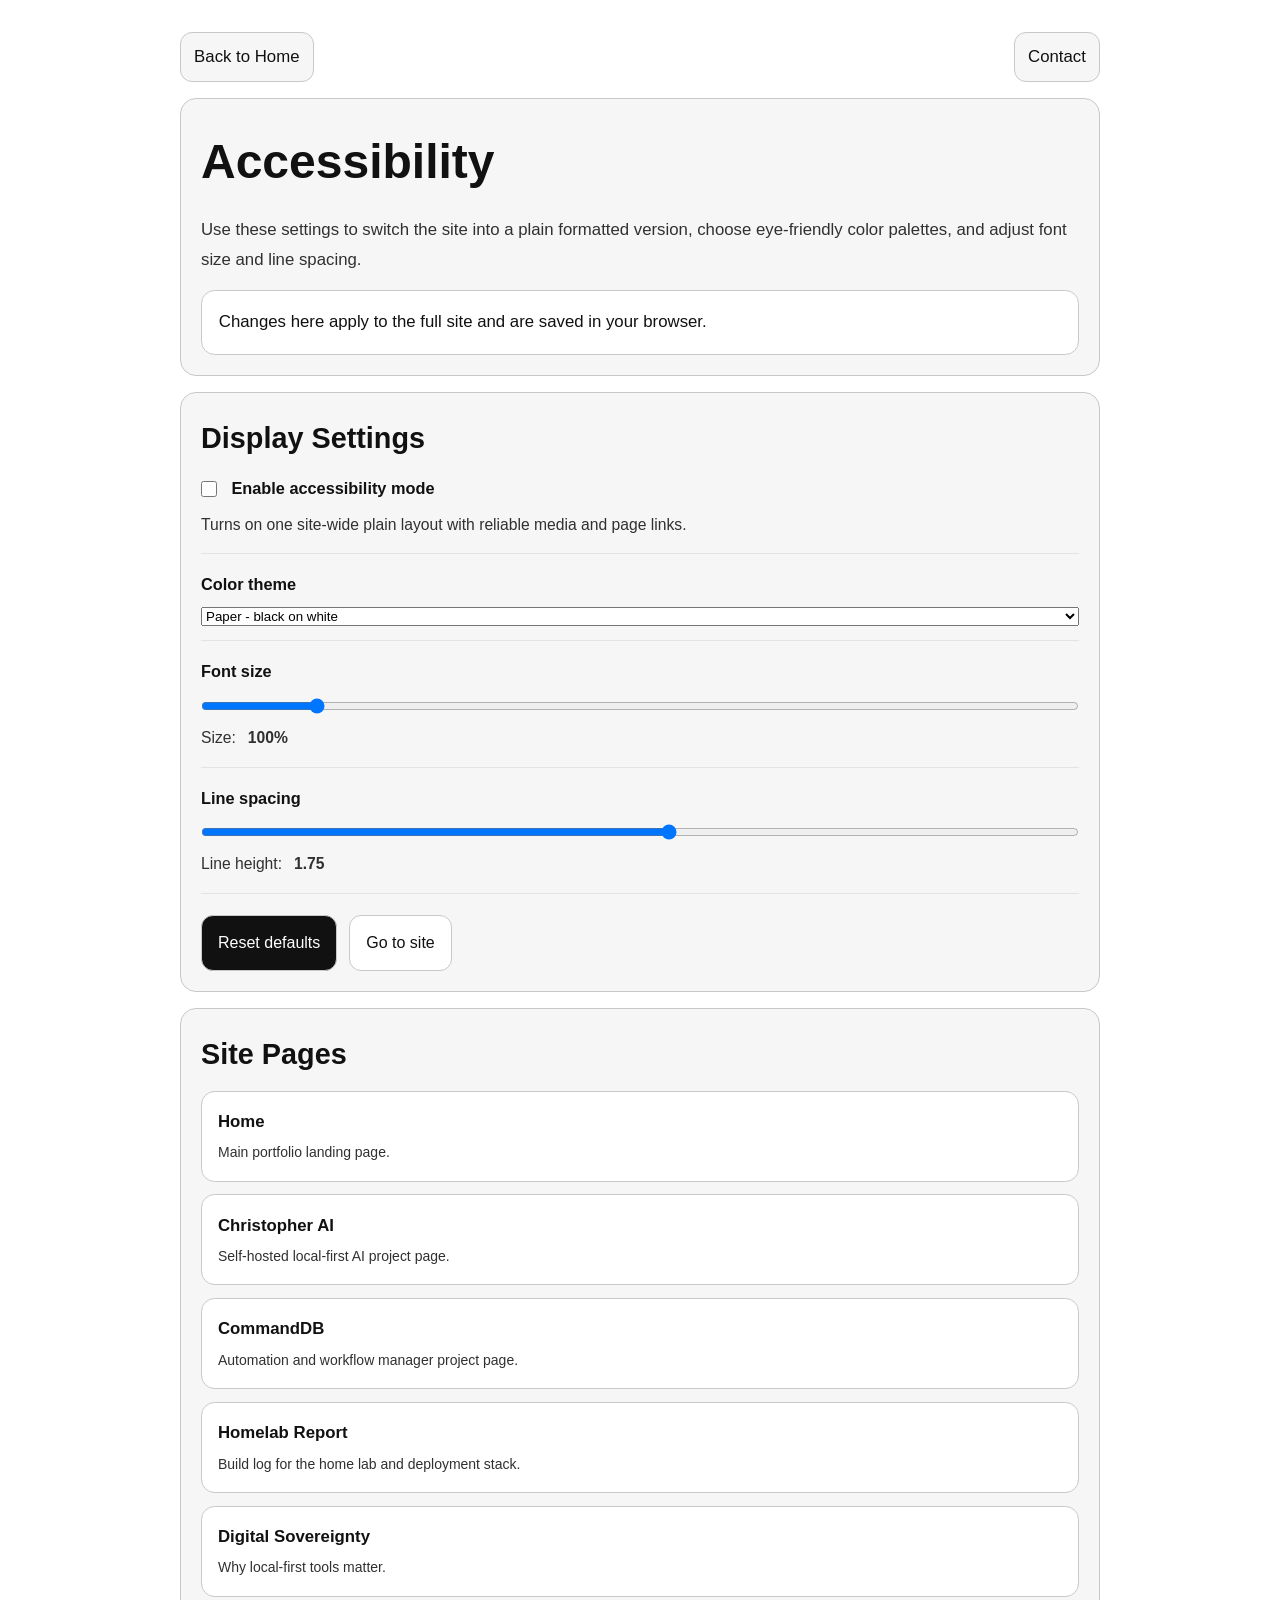
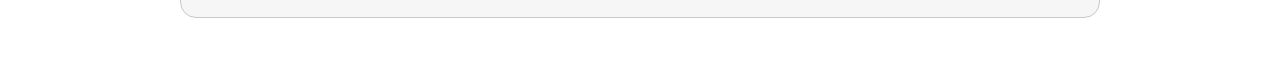
<file: accessibility.html>
<!DOCTYPE html>
<html lang="en">
<head>
    <meta charset="UTF-8">
    <meta name="viewport" content="width=device-width, initial-scale=1.0">
    <title>Accessibility | Hexoden.dev</title>
    <meta name="description" content="Accessibility settings for the Hexoden portfolio, including plain formatting, color themes, and text sizing controls.">
    <link rel="icon" href="favicon.ico" type="image/x-icon">
    <script src="accessibility.js"></script>
    <style>
        :root {
            --bg: #ffffff;
            --surface: #f6f6f6;
            --surface-2: #efefef;
            --line: #c8c8c8;
            --text: #111111;
            --muted: #303030;
            --cyan: #0b5cab;
            --amber: #8a5a00;
            --magenta: #7a004f;
            --shadow: none;
        }

        * {
            box-sizing: border-box;
            margin: 0;
            padding: 0;
        }

        html {
            background: var(--bg);
            min-height: 100%;
        }

        body {
            font-family: Arial, Helvetica, sans-serif;
            background: var(--bg);
            color: var(--text);
            min-height: 100vh;
            line-height: 1.8;
            font-size: 1.05rem;
        }

        a {
            color: var(--cyan);
        }

        .wrap {
            width: min(920px, 92vw);
            margin: 0 auto;
            padding: 2rem 0 3rem;
        }

        .topbar {
            display: flex;
            justify-content: space-between;
            align-items: center;
            gap: 1rem;
            margin-bottom: 1rem;
            flex-wrap: wrap;
        }

        .back-link {
            display: inline-flex;
            align-items: center;
            gap: 0.4rem;
            padding: 0.55rem 0.82rem;
            border: 1px solid var(--line);
            border-radius: 0.75rem;
            background: var(--surface);
            color: var(--text);
            text-decoration: none;
        }

        .hero,
        .panel {
            background: var(--surface);
            border: 1px solid var(--line);
            border-radius: 1rem;
            padding: 1.25rem;
            margin-bottom: 1rem;
        }

        h1,
        h2,
        h3 {
            font-family: Arial, Helvetica, sans-serif;
            letter-spacing: normal;
            text-transform: none;
            margin-bottom: 0.6rem;
        }

        h1 {
            font-size: clamp(2rem, 4.4vw, 3rem);
        }

        h2 {
            font-size: clamp(1.3rem, 3vw, 1.8rem);
        }

        p {
            margin-bottom: 0.95rem;
            color: var(--muted);
        }

        .note {
            border: 1px solid var(--line);
            background: #fff;
            border-radius: 0.85rem;
            padding: 1rem 1.05rem;
            margin-top: 0.9rem;
        }

        .controls {
            display: grid;
            gap: 1rem;
        }

        .control-row {
            display: grid;
            grid-template-columns: 1fr;
            gap: 0.45rem;
            align-items: start;
            padding-bottom: 0.9rem;
            border-bottom: 1px solid rgba(0, 0, 0, 0.08);
        }

        label {
            font-weight: 700;
            font-size: 1.02rem;
        }

        input[type="range"],
        select {
            width: 100%;
        }

        input[type="checkbox"] {
            width: 1rem;
            height: 1rem;
            margin-right: 0.45rem;
        }

        .toggle-line {
            display: flex;
            align-items: center;
            gap: 0.45rem;
            flex-wrap: wrap;
        }

        .values {
            display: flex;
            gap: 0.75rem;
            flex-wrap: wrap;
            color: var(--muted);
            font-size: 0.98rem;
        }

        .page-links {
            display: grid;
            grid-template-columns: 1fr;
            gap: 0.8rem;
            list-style: none;
            padding: 0;
        }

        .page-links li {
            border: 1px solid var(--line);
            border-radius: 0.85rem;
            padding: 0.95rem 1rem;
            background: #fff;
        }

        .page-links a {
            display: block;
            font-weight: 700;
            text-decoration: none;
            color: var(--text);
        }

        .page-links small {
            display: block;
            margin-top: 0.2rem;
            color: var(--muted);
        }

        .actions {
            display: flex;
            gap: 0.75rem;
            flex-wrap: wrap;
            margin-top: 0.3rem;
        }

        .button {
            display: inline-flex;
            align-items: center;
            gap: 0.4rem;
            padding: 0.8rem 1rem;
            border-radius: 0.75rem;
            border: 1px solid var(--line);
            background: #fff;
            color: var(--text);
            text-decoration: none;
            cursor: pointer;
            font: inherit;
            font-size: 1rem;
        }

        .button.primary {
            background: var(--text);
            color: var(--bg);
        }

        @media (max-width: 760px) {
            .page-links {
                grid-template-columns: 1fr;
            }
        }
    </style>
</head>
<body data-accessibility-page="settings">
    <main class="wrap">
        <div class="topbar">
            <a class="back-link" href="index.html">Back to Home</a>
            <a class="back-link" href="index.html#contact">Contact</a>
        </div>

        <section class="hero">
            <h1>Accessibility</h1>
            <p>Use these settings to switch the site into a plain formatted version, choose eye-friendly color palettes, and adjust font size and line spacing.</p>
            <div class="note">Changes here apply to the full site and are saved in your browser.</div>
        </section>

        <section class="panel">
            <h2>Display Settings</h2>
            <div class="controls">
                <div class="control-row">
                    <label class="toggle-line" for="accessibility-enabled">
                        <input id="accessibility-enabled" type="checkbox">
                        Enable accessibility mode
                    </label>
                    <div class="values">Turns on one site-wide plain layout with reliable media and page links.</div>
                </div>

                <div class="control-row">
                    <label for="accessibility-theme">Color theme</label>
                    <select id="accessibility-theme">
                        <option value="paper">Paper - black on white</option>
                        <option value="sepia">Sepia - softer contrast</option>
                        <option value="contrast">High contrast - white on black</option>
                        <option value="dusk">Night - softer dark palette</option>
                    </select>
                </div>

                <div class="control-row">
                    <label for="accessibility-font-size">Font size</label>
                    <div>
                        <input id="accessibility-font-size" type="range" min="0.9" max="1.7" step="0.05" value="1">
                        <div class="values"><span>Size:</span> <strong id="accessibility-font-size-value">100%</strong></div>
                    </div>
                </div>

                <div class="control-row">
                    <label for="accessibility-line-height">Line spacing</label>
                    <div>
                        <input id="accessibility-line-height" type="range" min="1.35" max="2.1" step="0.05" value="1.75">
                        <div class="values"><span>Line height:</span> <strong id="accessibility-line-height-value">1.75</strong></div>
                    </div>
                </div>

                <div class="actions">
                    <button class="button primary" id="accessibility-reset" type="button">Reset defaults</button>
                    <a class="button" href="index.html">Go to site</a>
                </div>
            </div>
        </section>

        <section class="panel">
            <h2>Site Pages</h2>
            <ul class="page-links">
                <li>
                    <a href="index.html">Home</a>
                    <small>Main portfolio landing page.</small>
                </li>
                <li>
                    <a href="christopher-ai-project.html">Christopher AI</a>
                    <small>Self-hosted local-first AI project page.</small>
                </li>
                <li>
                    <a href="commanddb-project.html">CommandDB</a>
                    <small>Automation and workflow manager project page.</small>
                </li>
                <li>
                    <a href="homelab-report.html">Homelab Report</a>
                    <small>Build log for the home lab and deployment stack.</small>
                </li>
                <li>
                    <a href="digital-sovereignty-report.html">Digital Sovereignty</a>
                    <small>Why local-first tools matter.</small>
                </li>
            </ul>
        </section>
    </main>

    <script>
        if ("serviceWorker" in navigator) {
            window.addEventListener("load", () => {
                navigator.serviceWorker.register("./sw.js").catch(() => {});
            });
        }
    </script>
</body>
</html>
</file>
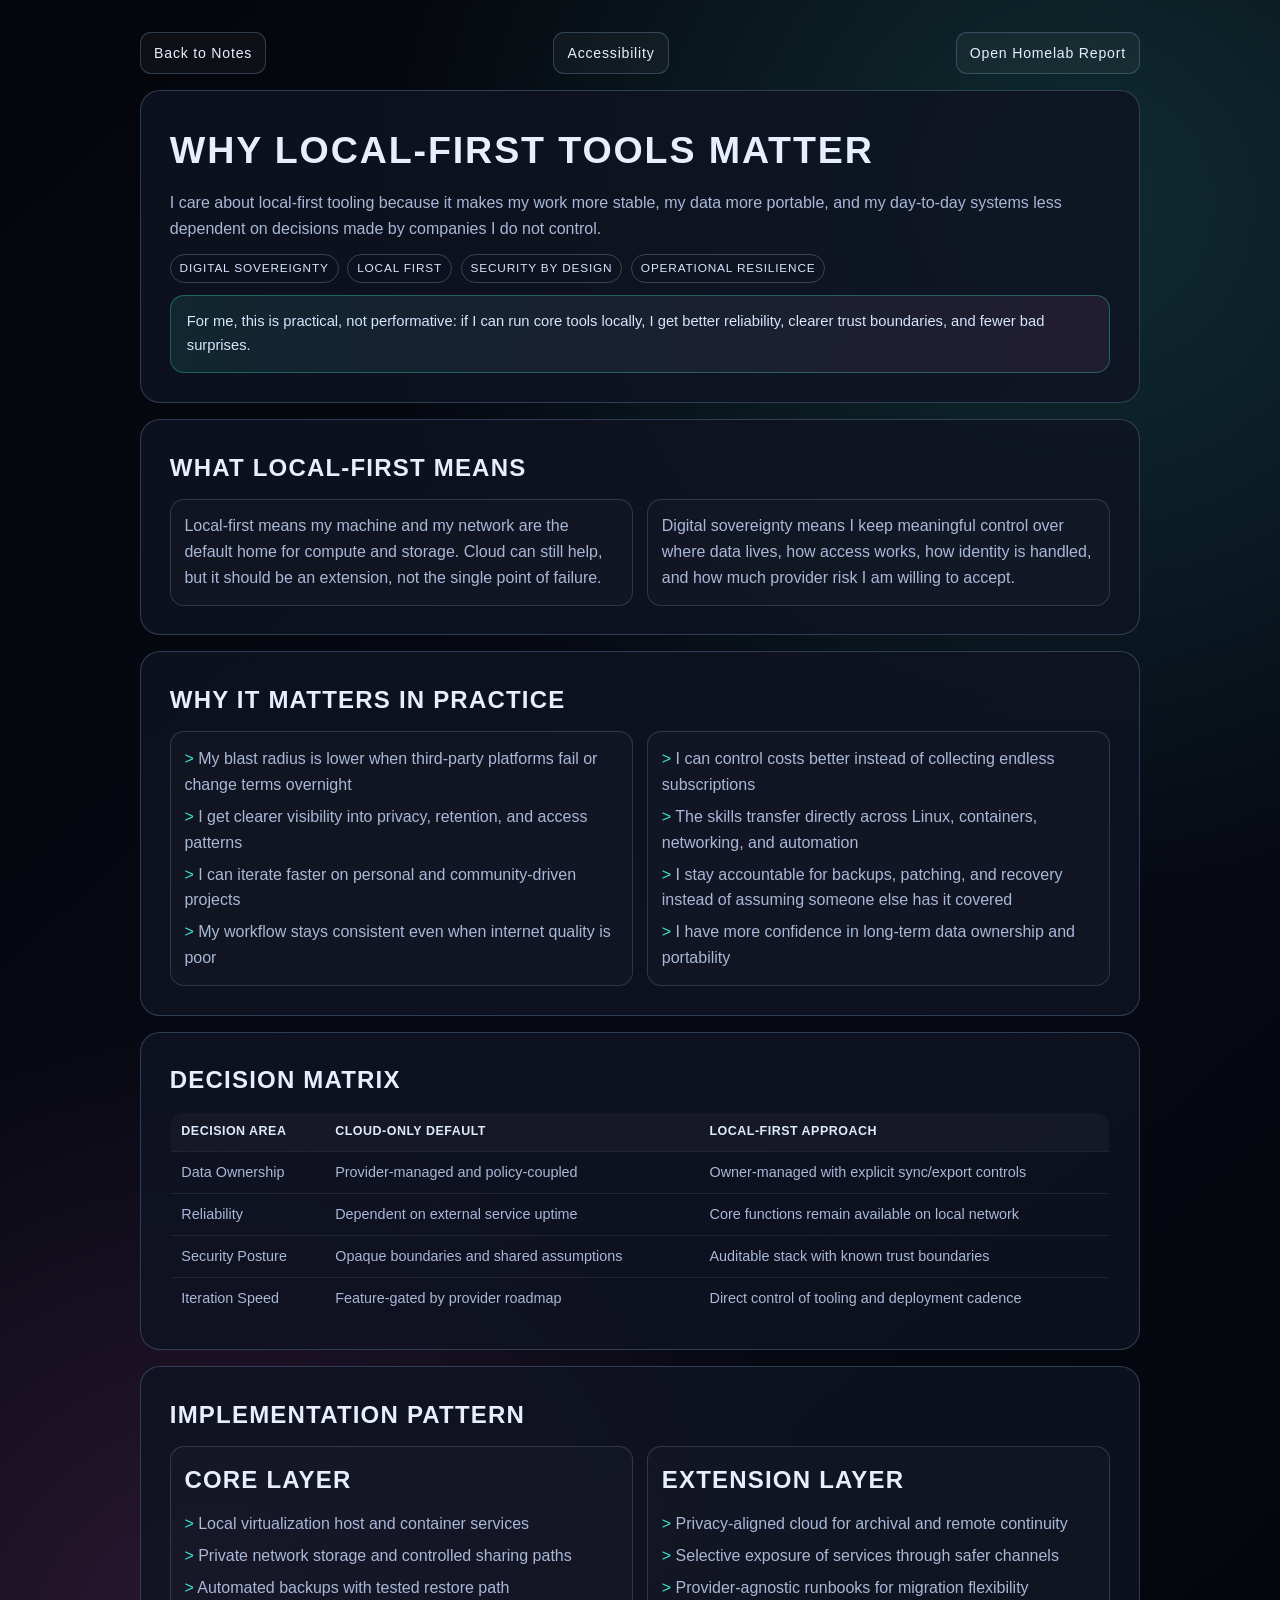
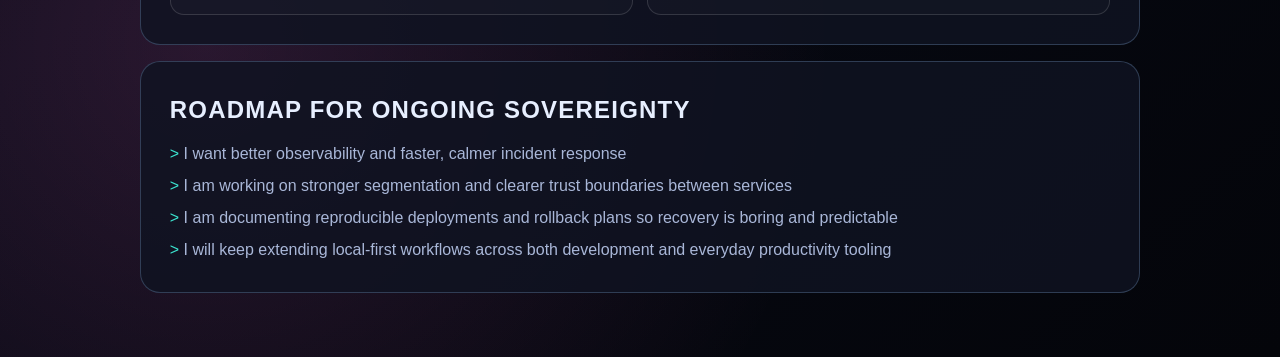
<file: digital-sovereignty-report.html>
<!DOCTYPE html>
<html lang="en">
<head>
    <meta charset="UTF-8">
    <meta name="viewport" content="width=device-width, initial-scale=1.0">
    <title>Why Local-First Tools Matter | Digital Sovereignty</title>
    <meta name="description" content="Report on why local-first tools matter and how digital sovereignty guides practical system decisions.">
    <link rel="icon" href="favicon.ico" type="image/x-icon">
    <script src="accessibility.js"></script>
    <style>
        :root {
            --bg: #05060c;
            --surface: rgba(16, 20, 34, 0.84);
            --line: rgba(152, 201, 255, 0.24);
            --text: #e7efff;
            --muted: #a9b7d8;
            --cyan: #3be3cf;
            --magenta: #ff6ad5;
        }

        * { box-sizing: border-box; margin: 0; padding: 0; }

        html {
            min-height: 100%;
            background: #05060c;
            overscroll-behavior-y: none;
        }

        body {
            font-family: "Sora", "Segoe UI", sans-serif;
            color: var(--text);
            background:
                radial-gradient(circle at 84% 10%, rgba(59, 227, 207, 0.16), transparent 34%),
                radial-gradient(circle at 16% 84%, rgba(255, 106, 213, 0.14), transparent 32%),
                linear-gradient(138deg, #05060c 0%, #070a15 54%, #04050a 100%);
            min-height: 100vh;
            line-height: 1.62;
            overflow-x: hidden;
            overscroll-behavior-y: none;
        }

        .wrap {
            width: min(1000px, 92vw);
            margin: 0 auto;
            padding: 2rem 0 3rem;
        }

        .topbar {
            display: flex;
            justify-content: space-between;
            align-items: center;
            gap: 1rem;
            margin-bottom: 1rem;
            font-family: "Chakra Petch", sans-serif;
            letter-spacing: 0.05em;
        }

        .back-link,
        .peer-link {
            display: inline-flex;
            align-items: center;
            gap: 0.4rem;
            padding: 0.55rem 0.82rem;
            border-radius: 11px;
            border: 1px solid var(--line);
            background: rgba(255, 255, 255, 0.04);
            color: #e8f0ff;
            text-decoration: none;
            font-size: 0.88rem;
        }

        .hero,
        .panel {
            background: var(--surface);
            border: 1px solid var(--line);
            border-radius: 20px;
            padding: clamp(1.1rem, 3.4vw, 1.8rem);
            margin-bottom: 1rem;
        }

        h1, h2 {
            font-family: "Chakra Petch", sans-serif;
            letter-spacing: 0.05em;
            text-transform: uppercase;
        }

        h1 {
            font-size: clamp(1.48rem, 4.1vw, 2.35rem);
            margin-bottom: 0.55rem;
        }

        h2 {
            font-size: clamp(1.02rem, 2.8vw, 1.5rem);
            margin-bottom: 0.7rem;
        }

        p,
        li,
        td,
        th {
            color: var(--muted);
        }

        .grid-two {
            display: grid;
            grid-template-columns: repeat(2, minmax(240px, 1fr));
            gap: 0.9rem;
        }

        .subpanel {
            border: 1px solid rgba(255, 255, 255, 0.14);
            border-radius: 14px;
            padding: 0.85rem;
            background: rgba(255, 255, 255, 0.02);
        }

        ul {
            list-style: none;
            display: grid;
            gap: 0.38rem;
        }

        li::before {
            content: "> ";
            color: var(--cyan);
        }

        table {
            width: 100%;
            border-collapse: collapse;
            border-radius: 14px;
            overflow: hidden;
            border: 1px solid rgba(255, 255, 255, 0.12);
        }

        th,
        td {
            text-align: left;
            padding: 0.56rem 0.66rem;
            border-bottom: 1px solid rgba(255, 255, 255, 0.08);
            font-size: 0.9rem;
        }

        th {
            color: #deebff;
            font-family: "Chakra Petch", sans-serif;
            letter-spacing: 0.04em;
            text-transform: uppercase;
            font-size: 0.78rem;
            background: rgba(255, 255, 255, 0.03);
        }

        .meta {
            display: flex;
            flex-wrap: wrap;
            gap: 0.55rem;
            margin-top: 0.8rem;
        }

        .chip {
            border: 1px solid rgba(255, 255, 255, 0.2);
            border-radius: 999px;
            padding: 0.24rem 0.55rem;
            font-size: 0.74rem;
            letter-spacing: 0.07em;
            text-transform: uppercase;
            color: #d8e4ff;
        }

        .note {
            padding: 0.9rem 1rem;
            border-radius: 14px;
            border: 1px solid rgba(59, 227, 207, 0.32);
            background: linear-gradient(90deg, rgba(59, 227, 207, 0.1), rgba(255, 106, 213, 0.08));
            margin-top: 0.7rem;
            color: #d7e5ff;
            font-size: 0.92rem;
        }

        @media (max-width: 820px) {
            .grid-two {
                grid-template-columns: 1fr;
            }

            .topbar {
                flex-direction: column;
                align-items: flex-start;
            }
        }
    </style>
</head>
<body>
    <main class="wrap">
        <div class="topbar">
            <a class="back-link" href="index.html#notes">Back to Notes</a>
            <a class="peer-link" href="accessibility.html">Accessibility</a>
            <a class="peer-link" href="homelab-report.html">Open Homelab Report</a>
        </div>

        <section class="hero">
            <h1>Why Local-First Tools Matter</h1>
            <p>I care about local-first tooling because it makes my work more stable, my data more portable, and my day-to-day systems less dependent on decisions made by companies I do not control.</p>
            <div class="meta">
                <span class="chip">Digital Sovereignty</span>
                <span class="chip">Local First</span>
                <span class="chip">Security by Design</span>
                <span class="chip">Operational Resilience</span>
            </div>
            <p class="note">For me, this is practical, not performative: if I can run core tools locally, I get better reliability, clearer trust boundaries, and fewer bad surprises.</p>
        </section>

        <section class="panel">
            <h2>What Local-First Means</h2>
            <div class="grid-two">
                <div class="subpanel">
                    <p>Local-first means my machine and my network are the default home for compute and storage. Cloud can still help, but it should be an extension, not the single point of failure.</p>
                </div>
                <div class="subpanel">
                    <p>Digital sovereignty means I keep meaningful control over where data lives, how access works, how identity is handled, and how much provider risk I am willing to accept.</p>
                </div>
            </div>
        </section>

        <section class="panel">
            <h2>Why It Matters in Practice</h2>
            <div class="grid-two">
                <article class="subpanel">
                    <ul>
                        <li>My blast radius is lower when third-party platforms fail or change terms overnight</li>
                        <li>I get clearer visibility into privacy, retention, and access patterns</li>
                        <li>I can iterate faster on personal and community-driven projects</li>
                        <li>My workflow stays consistent even when internet quality is poor</li>
                    </ul>
                </article>
                <article class="subpanel">
                    <ul>
                        <li>I can control costs better instead of collecting endless subscriptions</li>
                        <li>The skills transfer directly across Linux, containers, networking, and automation</li>
                        <li>I stay accountable for backups, patching, and recovery instead of assuming someone else has it covered</li>
                        <li>I have more confidence in long-term data ownership and portability</li>
                    </ul>
                </article>
            </div>
        </section>

        <section class="panel">
            <h2>Decision Matrix</h2>
            <table>
                <thead>
                    <tr>
                        <th>Decision Area</th>
                        <th>Cloud-Only Default</th>
                        <th>Local-First Approach</th>
                    </tr>
                </thead>
                <tbody>
                    <tr>
                        <td>Data Ownership</td>
                        <td>Provider-managed and policy-coupled</td>
                        <td>Owner-managed with explicit sync/export controls</td>
                    </tr>
                    <tr>
                        <td>Reliability</td>
                        <td>Dependent on external service uptime</td>
                        <td>Core functions remain available on local network</td>
                    </tr>
                    <tr>
                        <td>Security Posture</td>
                        <td>Opaque boundaries and shared assumptions</td>
                        <td>Auditable stack with known trust boundaries</td>
                    </tr>
                    <tr>
                        <td>Iteration Speed</td>
                        <td>Feature-gated by provider roadmap</td>
                        <td>Direct control of tooling and deployment cadence</td>
                    </tr>
                </tbody>
            </table>
        </section>

        <section class="panel">
            <h2>Implementation Pattern</h2>
            <div class="grid-two">
                <article class="subpanel">
                    <h2>Core Layer</h2>
                    <ul>
                        <li>Local virtualization host and container services</li>
                        <li>Private network storage and controlled sharing paths</li>
                        <li>Automated backups with tested restore path</li>
                    </ul>
                </article>
                <article class="subpanel">
                    <h2>Extension Layer</h2>
                    <ul>
                        <li>Privacy-aligned cloud for archival and remote continuity</li>
                        <li>Selective exposure of services through safer channels</li>
                        <li>Provider-agnostic runbooks for migration flexibility</li>
                    </ul>
                </article>
            </div>
        </section>

        <section class="panel">
            <h2>Roadmap for Ongoing Sovereignty</h2>
            <ul>
                <li>I want better observability and faster, calmer incident response</li>
                <li>I am working on stronger segmentation and clearer trust boundaries between services</li>
                <li>I am documenting reproducible deployments and rollback plans so recovery is boring and predictable</li>
                <li>I will keep extending local-first workflows across both development and everyday productivity tooling</li>
            </ul>
        </section>
    </main>

    <script>
        if ("serviceWorker" in navigator) {
            window.addEventListener("load", () => {
                navigator.serviceWorker.register("./sw.js").catch(() => {});
            });
        }
    </script>
</body>
</html>
</file>
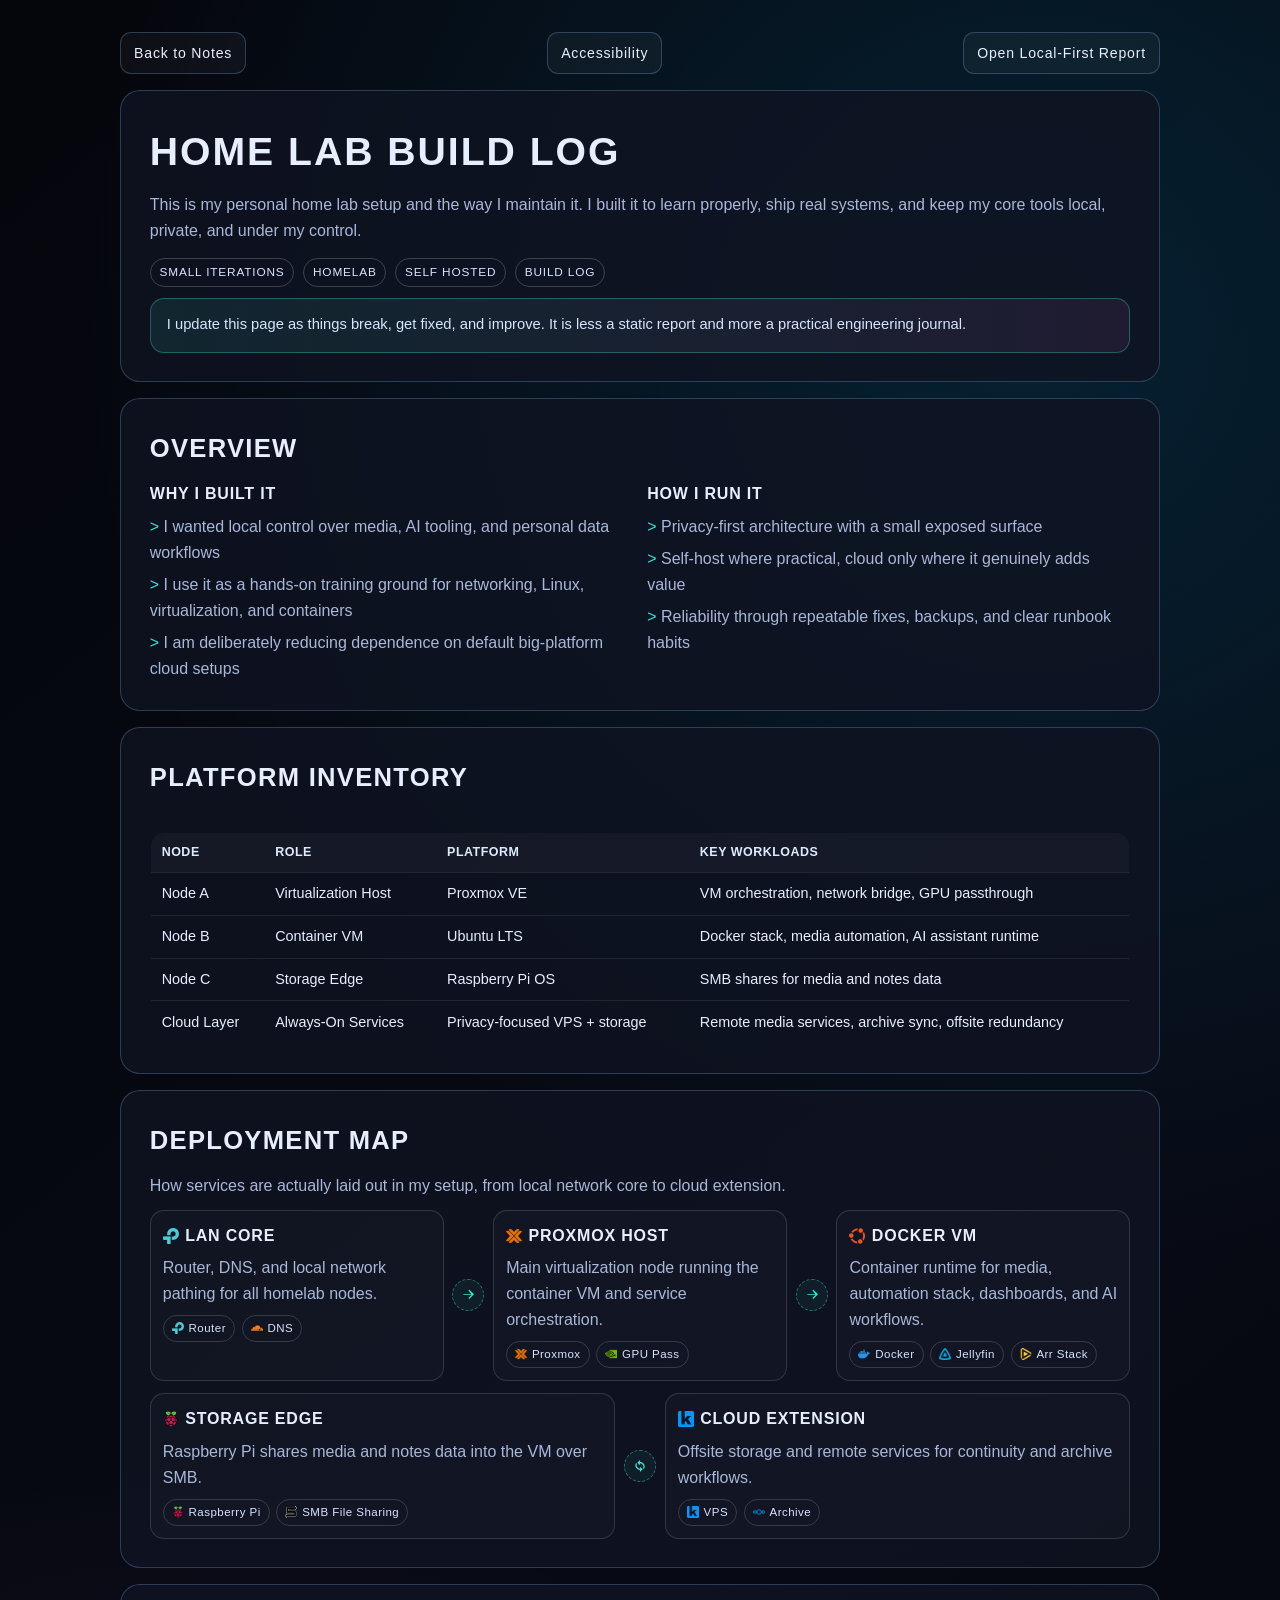
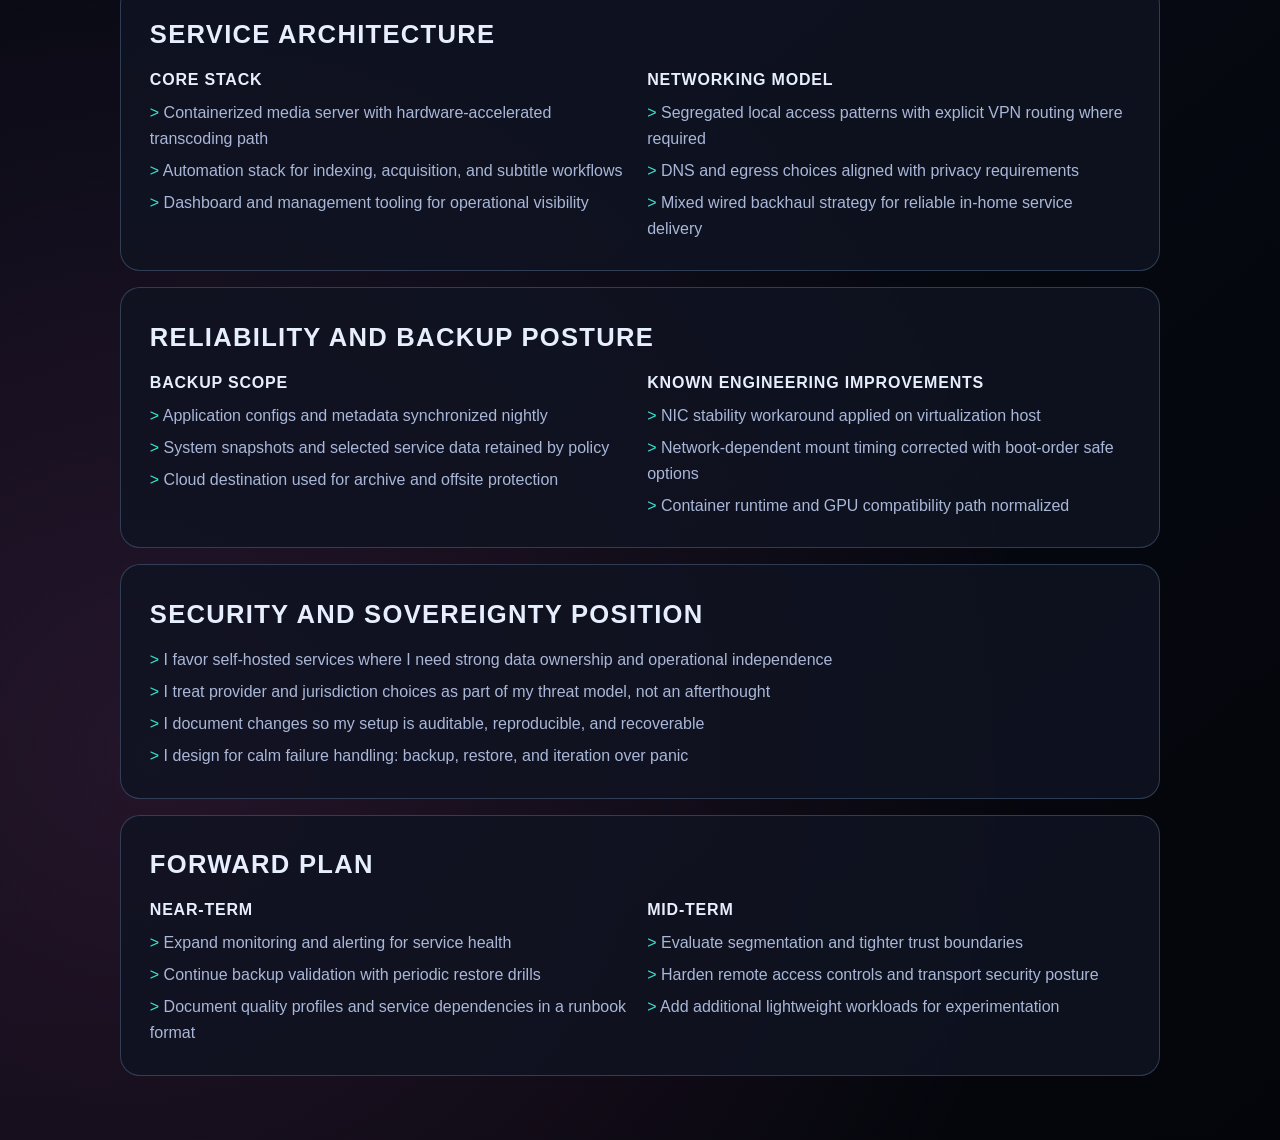
<file: homelab-report.html>
<!DOCTYPE html>
<html lang="en">
<head>
    <meta charset="UTF-8">
    <meta name="viewport" content="width=device-width, initial-scale=1.0">
    <title>Home Lab Build Log | Small Iterations, Shipped Often</title>
    <meta name="description" content="Personal home lab build log covering stack choices, reliability, security, and what I am iterating on next.">
    <link rel="icon" href="favicon.ico" type="image/x-icon">
    <script src="accessibility.js"></script>
    <style>
        :root {
            --bg: #05060c;
            --surface: rgba(16, 20, 34, 0.84);
            --line: rgba(152, 201, 255, 0.24);
            --text: #e7efff;
            --muted: #a9b7d8;
            --cyan: #3be3cf;
            --magenta: #ff6ad5;
        }

        * { box-sizing: border-box; margin: 0; padding: 0; }

        html {
            min-height: 100%;
            background: #05060c;
            overscroll-behavior-y: none;
        }

        body {
            font-family: "Sora", "Segoe UI", sans-serif;
            color: var(--text);
            background:
                radial-gradient(circle at 80% 12%, rgba(0, 183, 255, 0.14), transparent 36%),
                radial-gradient(circle at 12% 86%, rgba(255, 106, 213, 0.12), transparent 34%),
                linear-gradient(140deg, #05060c 0%, #070a14 56%, #04050a 100%);
            min-height: 100vh;
            line-height: 1.62;
            overflow-x: hidden;
            overscroll-behavior-y: none;
        }

        .wrap {
            width: min(1040px, 92vw);
            margin: 0 auto;
            padding: 2rem 0 3rem;
        }

        .topbar {
            display: flex;
            justify-content: space-between;
            align-items: center;
            gap: 1rem;
            margin-bottom: 1rem;
            font-family: "Chakra Petch", sans-serif;
            letter-spacing: 0.05em;
        }

        .back-link,
        .peer-link {
            display: inline-flex;
            align-items: center;
            gap: 0.4rem;
            padding: 0.55rem 0.82rem;
            border-radius: 11px;
            border: 1px solid var(--line);
            background: rgba(255, 255, 255, 0.04);
            color: #e8f0ff;
            text-decoration: none;
            font-size: 0.88rem;
        }

        .hero,
        .panel {
            background: var(--surface);
            border: 1px solid var(--line);
            border-radius: 20px;
            padding: clamp(1.1rem, 3.4vw, 1.8rem);
            margin-bottom: 1rem;
        }

        h1, h2, h3 {
            font-family: "Chakra Petch", sans-serif;
            letter-spacing: 0.05em;
            text-transform: uppercase;
        }

        h1 {
            font-size: clamp(1.5rem, 4.2vw, 2.45rem);
            margin-bottom: 0.55rem;
        }

        h2 {
            font-size: clamp(1.05rem, 2.9vw, 1.6rem);
            margin-bottom: 0.7rem;
        }

        h3 {
            font-size: 1rem;
            margin-bottom: 0.45rem;
        }

        p, li {
            color: var(--muted);
        }

        .meta {
            display: flex;
            flex-wrap: wrap;
            gap: 0.55rem;
            margin-top: 0.85rem;
        }

        .chip {
            border: 1px solid rgba(255, 255, 255, 0.2);
            border-radius: 999px;
            padding: 0.24rem 0.55rem;
            font-size: 0.74rem;
            letter-spacing: 0.07em;
            text-transform: uppercase;
            color: #d8e4ff;
        }

        .grid-two {
            display: grid;
            grid-template-columns: repeat(2, minmax(240px, 1fr));
            gap: 0.9rem;
        }

        ul {
            list-style: none;
            display: grid;
            gap: 0.38rem;
        }

        li::before {
            content: "> ";
            color: var(--cyan);
        }

        table {
            width: 100%;
            border-collapse: collapse;
            margin-top: 0.5rem;
            overflow: hidden;
            border-radius: 14px;
            border: 1px solid rgba(255, 255, 255, 0.12);
        }

        th,
        td {
            text-align: left;
            padding: 0.58rem 0.68rem;
            border-bottom: 1px solid rgba(255, 255, 255, 0.08);
            font-size: 0.9rem;
        }

        th {
            color: #deebff;
            font-family: "Chakra Petch", sans-serif;
            letter-spacing: 0.04em;
            text-transform: uppercase;
            font-size: 0.78rem;
            background: rgba(255, 255, 255, 0.03);
        }

        .note {
            padding: 0.9rem 1rem;
            border-radius: 14px;
            border: 1px solid rgba(59, 227, 207, 0.32);
            background: linear-gradient(90deg, rgba(59, 227, 207, 0.1), rgba(255, 106, 213, 0.08));
            margin-top: 0.7rem;
            color: #d7e5ff;
            font-size: 0.92rem;
        }

        .section-stack {
            display: grid;
            gap: 0.9rem;
        }

        .deploy-map {
            display: grid;
            gap: 0.8rem;
            margin-top: 0.7rem;
        }

        .deploy-lane {
            display: flex;
            align-items: stretch;
            gap: 0.55rem;
            flex-wrap: wrap;
        }

        .deploy-node {
            flex: 1 1 220px;
            border: 1px solid rgba(255, 255, 255, 0.14);
            border-radius: 14px;
            background: rgba(255, 255, 255, 0.02);
            padding: 0.75rem;
        }

        .deploy-node h3 {
            display: flex;
            align-items: center;
            gap: 0.4rem;
            margin-bottom: 0.4rem;
        }

        .deploy-node h3 img {
            width: 16px;
            height: 16px;
            object-fit: contain;
        }

        .service-badges {
            display: flex;
            flex-wrap: wrap;
            gap: 0.42rem;
            margin-top: 0.5rem;
        }

        .service-chip {
            display: inline-flex;
            align-items: center;
            gap: 0.3rem;
            border: 1px solid rgba(255, 255, 255, 0.16);
            border-radius: 999px;
            padding: 0.2rem 0.5rem;
            font-size: 0.72rem;
            color: #d7e3ff;
            letter-spacing: 0.04em;
        }

        .service-chip img {
            width: 12px;
            height: 12px;
            object-fit: contain;
        }

        .deploy-arrow {
            align-self: center;
            color: var(--cyan);
            display: inline-flex;
            align-items: center;
            justify-content: center;
            width: 2rem;
            height: 2rem;
            border: 1px dashed rgba(59, 227, 207, 0.45);
            border-radius: 999px;
            background: rgba(59, 227, 207, 0.06);
            flex: 0 0 auto;
        }

        .deploy-arrow svg {
            width: 1rem;
            height: 1rem;
            fill: currentColor;
        }

        @media (max-width: 820px) {
            .grid-two {
                grid-template-columns: 1fr;
            }

            .topbar {
                flex-direction: column;
                align-items: flex-start;
            }
        }
    </style>
</head>
<body>
    <main class="wrap">
        <div class="topbar">
            <a class="back-link" href="index.html#notes">Back to Notes</a>
            <a class="peer-link" href="accessibility.html">Accessibility</a>
            <a class="peer-link" href="digital-sovereignty-report.html">Open Local-First Report</a>
        </div>

        <section class="hero">
            <h1>Home Lab Build Log</h1>
            <p>This is my personal home lab setup and the way I maintain it. I built it to learn properly, ship real systems, and keep my core tools local, private, and under my control.</p>
            <div class="meta">
                <span class="chip">Small Iterations</span>
                <span class="chip">Homelab</span>
                <span class="chip">Self Hosted</span>
                <span class="chip">Build Log</span>
            </div>
            <p class="note">I update this page as things break, get fixed, and improve. It is less a static report and more a practical engineering journal.</p>
        </section>

        <section class="panel">
            <h2>Overview</h2>
            <div class="grid-two">
                <article>
                    <h3>Why I Built It</h3>
                    <ul>
                        <li>I wanted local control over media, AI tooling, and personal data workflows</li>
                        <li>I use it as a hands-on training ground for networking, Linux, virtualization, and containers</li>
                        <li>I am deliberately reducing dependence on default big-platform cloud setups</li>
                    </ul>
                </article>
                <article>
                    <h3>How I Run It</h3>
                    <ul>
                        <li>Privacy-first architecture with a small exposed surface</li>
                        <li>Self-host where practical, cloud only where it genuinely adds value</li>
                        <li>Reliability through repeatable fixes, backups, and clear runbook habits</li>
                    </ul>
                </article>
            </div>
        </section>

        <section class="panel section-stack">
            <h2>Platform Inventory</h2>
            <table>
                <thead>
                    <tr>
                        <th>Node</th>
                        <th>Role</th>
                        <th>Platform</th>
                        <th>Key Workloads</th>
                    </tr>
                </thead>
                <tbody>
                    <tr>
                        <td>Node A</td>
                        <td>Virtualization Host</td>
                        <td>Proxmox VE</td>
                        <td>VM orchestration, network bridge, GPU passthrough</td>
                    </tr>
                    <tr>
                        <td>Node B</td>
                        <td>Container VM</td>
                        <td>Ubuntu LTS</td>
                        <td>Docker stack, media automation, AI assistant runtime</td>
                    </tr>
                    <tr>
                        <td>Node C</td>
                        <td>Storage Edge</td>
                        <td>Raspberry Pi OS</td>
                        <td>SMB shares for media and notes data</td>
                    </tr>
                    <tr>
                        <td>Cloud Layer</td>
                        <td>Always-On Services</td>
                        <td>Privacy-focused VPS + storage</td>
                        <td>Remote media services, archive sync, offsite redundancy</td>
                    </tr>
                </tbody>
            </table>
        </section>

        <section class="panel">
            <h2>Deployment Map</h2>
            <p>How services are actually laid out in my setup, from local network core to cloud extension.</p>
            <div class="deploy-map" aria-label="Homelab deployment map">
                <div class="deploy-lane">
                    <article class="deploy-node">
                        <h3><img src="Media/Icons/homelab-tplink.png" alt="Router icon" loading="lazy" decoding="async"> LAN Core</h3>
                        <p>Router, DNS, and local network pathing for all homelab nodes.</p>
                        <div class="service-badges">
                            <span class="service-chip"><img src="Media/Icons/homelab-tplink.png" alt="TP-Link icon" loading="lazy" decoding="async">Router</span>
                            <span class="service-chip"><img src="Media/Icons/homelab-cloudflare.png" alt="DNS icon" loading="lazy" decoding="async">DNS</span>
                        </div>
                    </article>
                    <span class="deploy-arrow" aria-hidden="true">
                        <svg viewBox="0 0 24 24" role="presentation" focusable="false" aria-hidden="true">
                            <path d="M5 12h12.17l-4.58 4.59L14 18l7-7-7-7-1.41 1.41L17.17 11H5z"></path>
                        </svg>
                    </span>
                    <article class="deploy-node">
                        <h3><img src="Media/Icons/homelab-proxmox.png" alt="Proxmox icon" loading="lazy" decoding="async"> Proxmox Host</h3>
                        <p>Main virtualization node running the container VM and service orchestration.</p>
                        <div class="service-badges">
                            <span class="service-chip"><img src="Media/Icons/homelab-proxmox.png" alt="Proxmox icon" loading="lazy" decoding="async">Proxmox</span>
                            <span class="service-chip"><img src="Media/Icons/homelab-nvidia.png" alt="NVIDIA icon" loading="lazy" decoding="async">GPU Pass</span>
                        </div>
                    </article>
                    <span class="deploy-arrow" aria-hidden="true">
                        <svg viewBox="0 0 24 24" role="presentation" focusable="false" aria-hidden="true">
                            <path d="M5 12h12.17l-4.58 4.59L14 18l7-7-7-7-1.41 1.41L17.17 11H5z"></path>
                        </svg>
                    </span>
                    <article class="deploy-node">
                        <h3><img src="Media/Icons/homelab-ubuntu.png" alt="Ubuntu icon" loading="lazy" decoding="async"> Docker VM</h3>
                        <p>Container runtime for media, automation stack, dashboards, and AI workflows.</p>
                        <div class="service-badges">
                            <span class="service-chip"><img src="Media/Icons/homelab-docker.png" alt="Docker icon" loading="lazy" decoding="async">Docker</span>
                            <span class="service-chip"><img src="Media/Icons/homelab-jellyfin.png" alt="Jellyfin icon" loading="lazy" decoding="async">Jellyfin</span>
                            <span class="service-chip"><img src="Media/Icons/homelab-radarr.png" alt="Arr stack icon" loading="lazy" decoding="async">Arr Stack</span>
                        </div>
                    </article>
                </div>

                <div class="deploy-lane">
                    <article class="deploy-node">
                        <h3><img src="Media/Icons/homelab-raspberrypi.png" alt="Raspberry Pi icon" loading="lazy" decoding="async"> Storage Edge</h3>
                        <p>Raspberry Pi shares media and notes data into the VM over SMB.</p>
                        <div class="service-badges">
                            <span class="service-chip"><img src="Media/Icons/homelab-raspberrypi.png" alt="Raspberry Pi icon" loading="lazy" decoding="async">Raspberry Pi</span>
                            <span class="service-chip"><img src="Media/Icons/homelab-samba.png" alt="SMB file sharing icon" loading="lazy" decoding="async">SMB File Sharing</span>
                        </div>
                    </article>
                    <span class="deploy-arrow" aria-hidden="true" title="Sync">
                        <svg viewBox="0 0 24 24" role="presentation" focusable="false" aria-hidden="true">
                            <path d="M12 6V3L8 7l4 4V8c2.76 0 5 2.24 5 5 0 .79-.18 1.54-.5 2.2l1.46 1.46A6.96 6.96 0 0 0 19 13c0-3.87-3.13-7-7-7zm-5 5c0-.79.18-1.54.5-2.2L6.04 7.34A6.96 6.96 0 0 0 5 11c0 3.87 3.13 7 7 7v3l4-4-4-4v3c-2.76 0-5-2.24-5-5z"></path>
                        </svg>
                    </span>
                    <article class="deploy-node">
                        <h3><img src="Media/Icons/homelab-infomaniak.png" alt="Cloud icon" loading="lazy" decoding="async"> Cloud Extension</h3>
                        <p>Offsite storage and remote services for continuity and archive workflows.</p>
                        <div class="service-badges">
                            <span class="service-chip"><img src="Media/Icons/homelab-infomaniak.png" alt="Infomaniak icon" loading="lazy" decoding="async">VPS</span>
                            <span class="service-chip"><img src="Media/Icons/homelab-nextcloud.png" alt="Cloud storage icon" loading="lazy" decoding="async">Archive</span>
                        </div>
                    </article>
                </div>
            </div>
        </section>

        <section class="panel">
            <h2>Service Architecture</h2>
            <div class="grid-two">
                <article>
                    <h3>Core Stack</h3>
                    <ul>
                        <li>Containerized media server with hardware-accelerated transcoding path</li>
                        <li>Automation stack for indexing, acquisition, and subtitle workflows</li>
                        <li>Dashboard and management tooling for operational visibility</li>
                    </ul>
                </article>
                <article>
                    <h3>Networking Model</h3>
                    <ul>
                        <li>Segregated local access patterns with explicit VPN routing where required</li>
                        <li>DNS and egress choices aligned with privacy requirements</li>
                        <li>Mixed wired backhaul strategy for reliable in-home service delivery</li>
                    </ul>
                </article>
            </div>
        </section>

        <section class="panel">
            <h2>Reliability and Backup Posture</h2>
            <div class="grid-two">
                <article>
                    <h3>Backup Scope</h3>
                    <ul>
                        <li>Application configs and metadata synchronized nightly</li>
                        <li>System snapshots and selected service data retained by policy</li>
                        <li>Cloud destination used for archive and offsite protection</li>
                    </ul>
                </article>
                <article>
                    <h3>Known Engineering Improvements</h3>
                    <ul>
                        <li>NIC stability workaround applied on virtualization host</li>
                        <li>Network-dependent mount timing corrected with boot-order safe options</li>
                        <li>Container runtime and GPU compatibility path normalized</li>
                    </ul>
                </article>
            </div>
        </section>

        <section class="panel">
            <h2>Security and Sovereignty Position</h2>
            <ul>
                <li>I favor self-hosted services where I need strong data ownership and operational independence</li>
                <li>I treat provider and jurisdiction choices as part of my threat model, not an afterthought</li>
                <li>I document changes so my setup is auditable, reproducible, and recoverable</li>
                <li>I design for calm failure handling: backup, restore, and iteration over panic</li>
            </ul>
        </section>

        <section class="panel">
            <h2>Forward Plan</h2>
            <div class="grid-two">
                <article>
                    <h3>Near-Term</h3>
                    <ul>
                        <li>Expand monitoring and alerting for service health</li>
                        <li>Continue backup validation with periodic restore drills</li>
                        <li>Document quality profiles and service dependencies in a runbook format</li>
                    </ul>
                </article>
                <article>
                    <h3>Mid-Term</h3>
                    <ul>
                        <li>Evaluate segmentation and tighter trust boundaries</li>
                        <li>Harden remote access controls and transport security posture</li>
                        <li>Add additional lightweight workloads for experimentation</li>
                    </ul>
                </article>
            </div>
        </section>
    </main>

    <script>
        if ("serviceWorker" in navigator) {
            window.addEventListener("load", () => {
                navigator.serviceWorker.register("./sw.js").catch(() => {});
            });
        }
    </script>
</body>
</html>
</file>
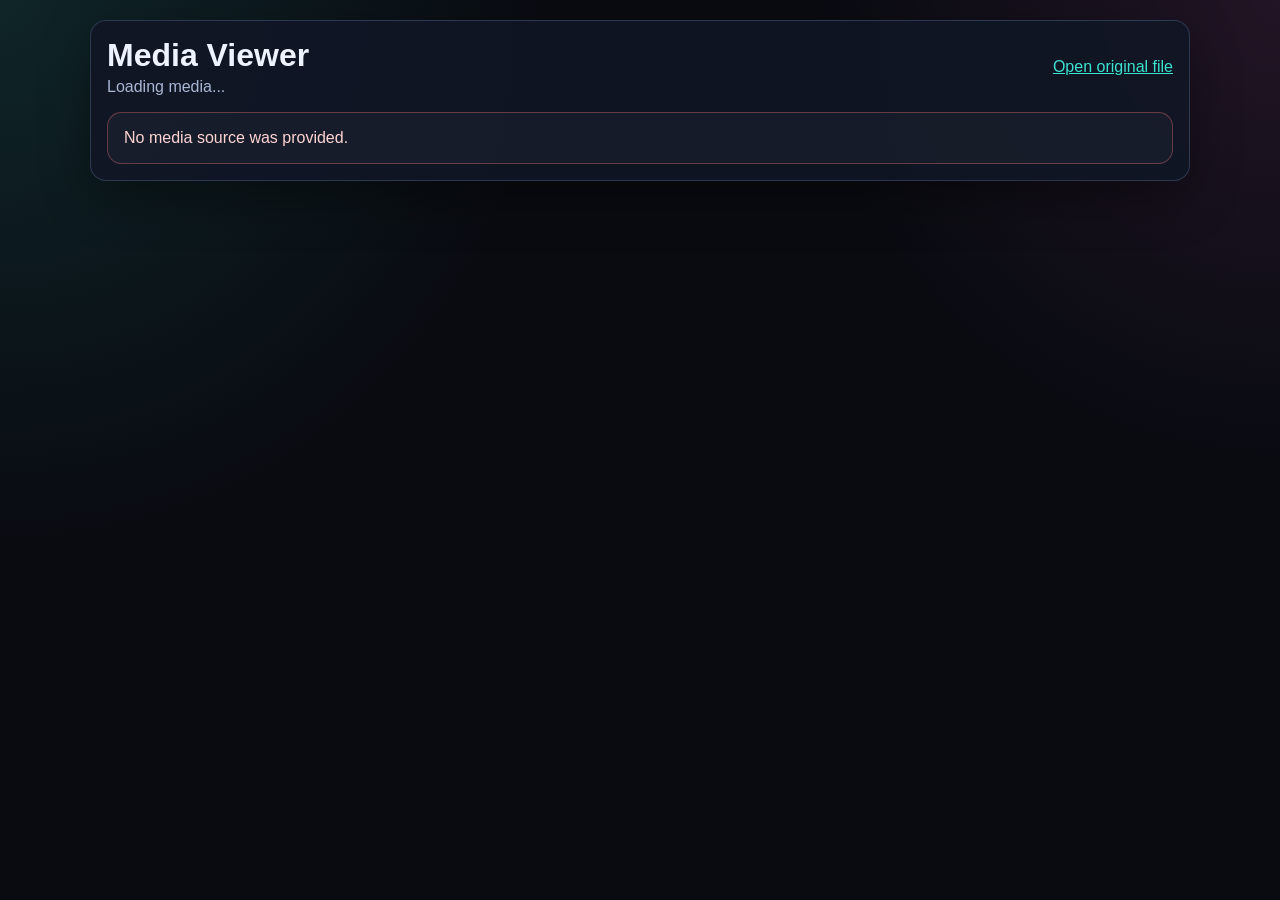
<file: media-viewer.html>
<!DOCTYPE html>
<html lang="en">
<head>
    <meta charset="UTF-8">
    <meta name="viewport" content="width=device-width, initial-scale=1.0">
    <title>Media Viewer | Hexoden.dev</title>
    <meta name="referrer" content="no-referrer">
    <link rel="icon" href="favicon.ico" type="image/x-icon">
    <style>
        :root {
            color-scheme: dark;
            --bg: #090b11;
            --surface: #111625;
            --line: rgba(160, 198, 255, 0.2);
            --text: #edf3ff;
            --muted: #a9b6d4;
            --accent: #3be3cf;
        }

        * {
            box-sizing: border-box;
        }

        html,
        body {
            min-height: 100%;
        }

        body {
            margin: 0;
            font-family: Arial, Helvetica, sans-serif;
            color: var(--text);
            background:
                radial-gradient(circle at top left, rgba(59, 227, 207, 0.12), transparent 35%),
                radial-gradient(circle at top right, rgba(255, 106, 213, 0.1), transparent 30%),
                var(--bg);
        }

        main {
            width: min(1100px, 92vw);
            margin: 0 auto;
            padding: 1.25rem 0 2rem;
        }

        .panel {
            border: 1px solid var(--line);
            background: rgba(17, 22, 37, 0.92);
            border-radius: 1rem;
            padding: 1rem;
            box-shadow: 0 18px 48px rgba(0, 0, 0, 0.35);
        }

        .topbar {
            display: flex;
            justify-content: space-between;
            align-items: center;
            gap: 1rem;
            flex-wrap: wrap;
            margin-bottom: 1rem;
        }

        h1 {
            margin: 0;
            font-size: clamp(1.3rem, 3vw, 2rem);
        }

        a {
            color: var(--accent);
        }

        .meta {
            color: var(--muted);
            margin: 0.25rem 0 0;
        }

        .frame {
            display: grid;
            gap: 1rem;
            justify-items: center;
        }

        img,
        video,
        audio {
            max-width: 100%;
        }

        img,
        video {
            width: 100%;
            height: auto;
            border: 1px solid var(--line);
            border-radius: 0.9rem;
            background: #000;
            box-shadow: 0 12px 30px rgba(0, 0, 0, 0.3);
        }

        .loading,
        .error {
            width: 100%;
            border: 1px solid var(--line);
            border-radius: 0.9rem;
            padding: 1rem;
            background: rgba(255, 255, 255, 0.03);
        }

        .error {
            border-color: rgba(255, 120, 120, 0.35);
            color: #ffd4d4;
        }

        .fallback {
            margin-top: 0.75rem;
            word-break: break-all;
        }
    </style>
</head>
<body>
    <main>
        <div class="panel">
            <div class="topbar">
                <div>
                    <h1>Media Viewer</h1>
                    <p class="meta" id="meta">Loading media...</p>
                </div>
                <div><a id="open-original" href="#">Open original file</a></div>
            </div>
            <div class="frame" id="frame">
                <div class="loading" id="status">Loading media...</div>
            </div>
        </div>
    </main>

    <script>
        const params = new URLSearchParams(window.location.search);
        const source = params.get("src");
        const frame = document.getElementById("frame");
        const status = document.getElementById("status");
        const meta = document.getElementById("meta");
        const openOriginal = document.getElementById("open-original");

        function fail(message) {
            status.className = "error";
            status.textContent = message;
            frame.replaceChildren(status);
        }

        if (!source) {
            fail("No media source was provided.");
        } else {
            const sourceUrl = new URL(source, window.location.href);
            const sameOriginMedia = sourceUrl.origin === window.location.origin && sourceUrl.pathname.includes("/Media/");

            if (!sameOriginMedia) {
                fail("This viewer only opens local portfolio media.");
            } else {
                openOriginal.href = sourceUrl.href;
                meta.textContent = sourceUrl.pathname.split("/").pop() || sourceUrl.href;

                fetch(sourceUrl.href, { cache: "no-store" })
                    .then((response) => {
                        if (!response.ok) {
                            throw new Error(`Failed to load ${sourceUrl.href}`);
                        }

                        const contentType = response.headers.get("content-type") || "";
                        const path = sourceUrl.pathname.toLowerCase();

                        if (contentType.startsWith("image/") || /\.(avif|bmp|gif|jpe?g|png|webp|svg)$/i.test(path)) {
                            return response.blob().then((blob) => {
                                const image = document.createElement("img");
                                image.alt = sourceUrl.pathname.split("/").pop() || "Media preview";
                                image.src = URL.createObjectURL(blob);
                                image.addEventListener("load", () => {
                                    window.setTimeout(() => URL.revokeObjectURL(image.src), 60_000);
                                }, { once: true });
                                frame.replaceChildren(image);
                            });
                        }

                        if (contentType.startsWith("video/") || /\.(mp4|webm|ogg)$/i.test(path)) {
                            return response.blob().then((blob) => {
                                const video = document.createElement("video");
                                video.controls = true;
                                video.playsInline = true;
                                video.src = URL.createObjectURL(blob);
                                video.addEventListener("loadeddata", () => {
                                    window.setTimeout(() => URL.revokeObjectURL(video.src), 60_000);
                                }, { once: true });
                                frame.replaceChildren(video);
                            });
                        }

                        if (contentType.startsWith("audio/") || /\.(mp3|wav|m4a|flac|aac)$/i.test(path)) {
                            return response.blob().then((blob) => {
                                const audio = document.createElement("audio");
                                audio.controls = true;
                                audio.src = URL.createObjectURL(blob);
                                audio.addEventListener("loadeddata", () => {
                                    window.setTimeout(() => URL.revokeObjectURL(audio.src), 60_000);
                                }, { once: true });
                                frame.replaceChildren(audio);
                            });
                        }

                        return response.text().then((text) => {
                            const pre = document.createElement("pre");
                            pre.className = "error";
                            pre.textContent = text.slice(0, 4000) || "Unsupported media type.";
                            frame.replaceChildren(pre);
                        });
                    })
                    .catch(() => fail(`Unable to load ${sourceUrl.href}`));
            }
        }
    </script>
</body>
</html>
</file>
